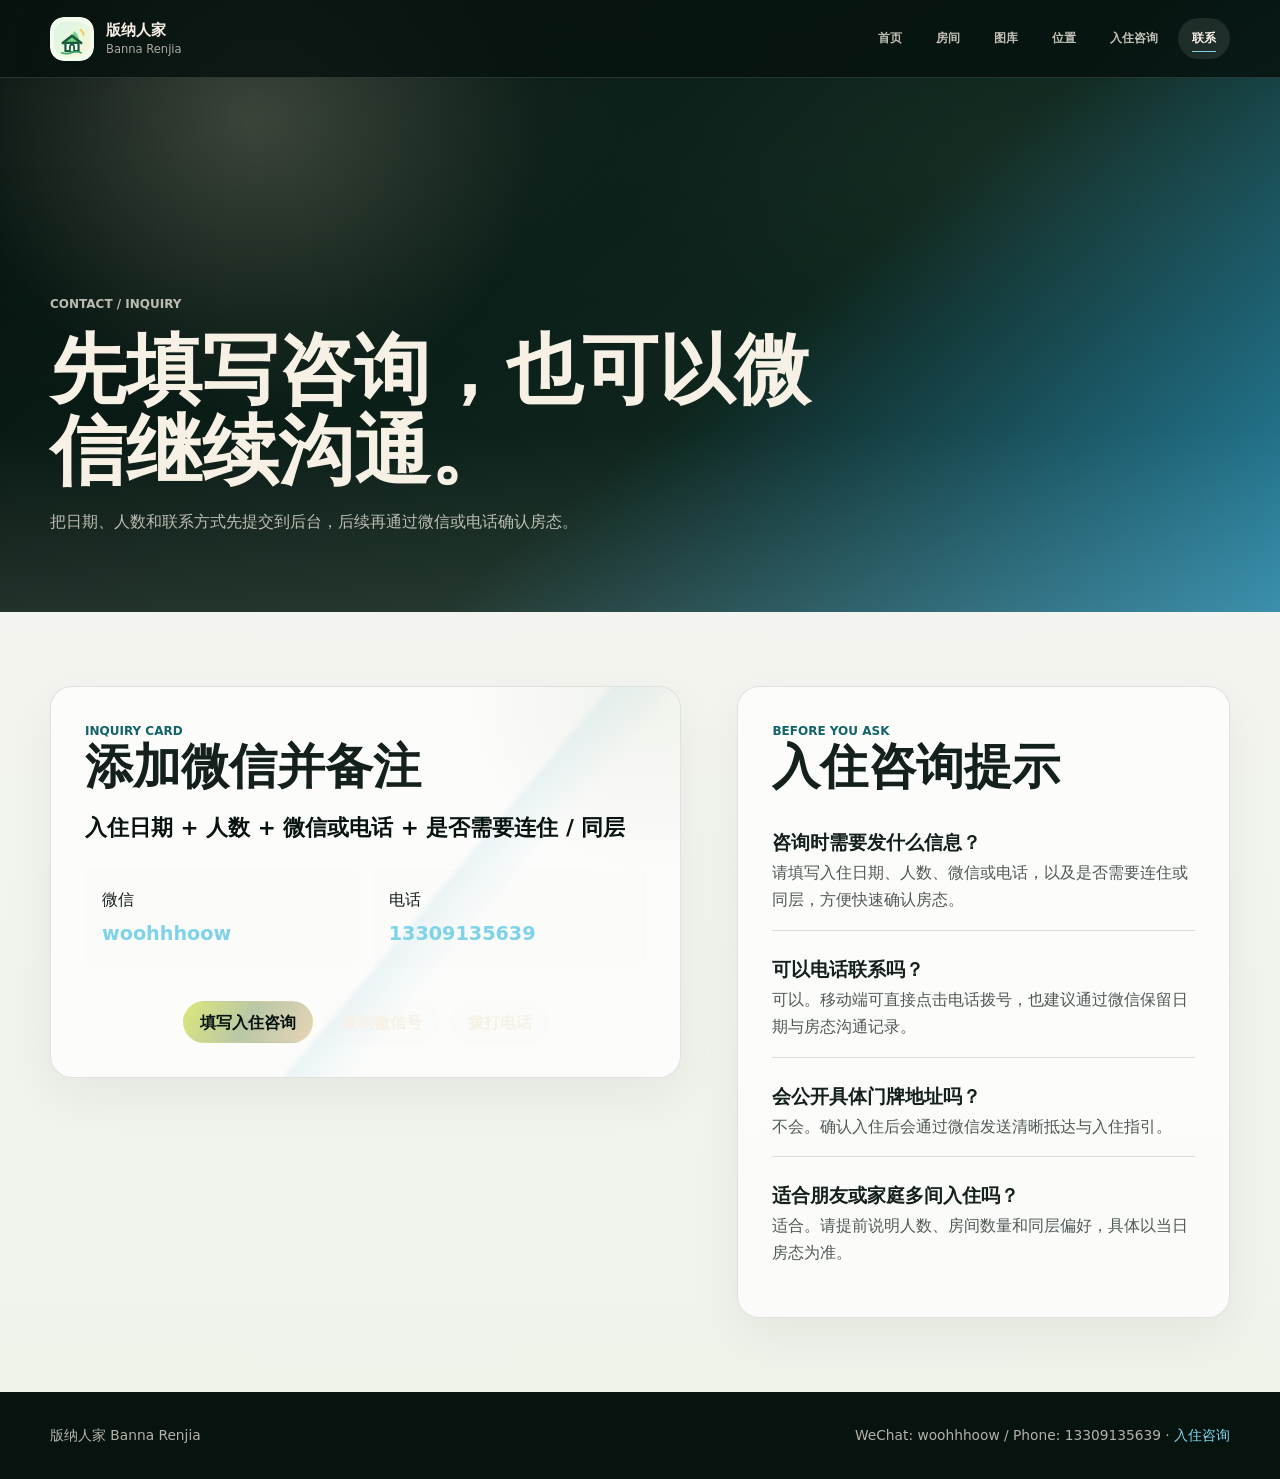
<file: contact/index.html>
<!DOCTYPE html>
<html lang="zh-CN">
  <head>
    <meta charset="UTF-8" />
    <meta name="viewport" content="width=device-width, initial-scale=1.0" />
    <title>联系 | 版纳人家 Banna Renjia</title>
    <meta name="description" content="联系版纳人家 Banna Renjia，微信 woohhhoow，电话 13309135639，请备注入住日期、人数、是否需要连住或同层。" />
    <link rel="icon" type="image/svg+xml" href="../assets/icons/brand-mark.svg" />
    <link rel="stylesheet" href="../css/base.css" />
    <link rel="stylesheet" href="../css/layout.css" />
    <link rel="stylesheet" href="../css/components.css" />
    <link rel="stylesheet" href="../css/pages.css" />
    <link rel="stylesheet" href="../css/animations.css" />
    <link rel="stylesheet" href="../css/responsive.css" />
    <script src="../js/data.js" defer></script>
    <script src="../js/main.js" defer></script>
    <script src="../js/interactions.js" defer></script>
  </head>
  <body data-page="contact" data-root="../">
    <header class="site-header" data-header>
      <a class="brand-lockup" href="../index.html" aria-label="返回版纳人家首页">
        <img class="brand-mark" src="../assets/icons/brand-mark.svg" alt="" aria-hidden="true" />
        <span>
          <strong>版纳人家</strong>
          <small>Banna Renjia</small>
        </span>
      </a>
      <button class="nav-toggle" type="button" data-nav-toggle aria-label="打开导航" aria-expanded="false">
        <span></span>
        <span></span>
      </button>
      <nav class="site-nav" aria-label="主导航">
        <a href="../index.html" data-nav-item="home">首页</a>
        <a href="../rooms/index.html" data-nav-item="rooms">房间</a>
        <a href="../gallery/index.html" data-nav-item="gallery">图库</a>
        <a href="../location/index.html" data-nav-item="location">位置</a>
        <a href="../inquiry.html" data-nav-item="inquiry">入住咨询</a>
        <a href="index.html" data-nav-item="contact">联系</a>
      </nav>
    </header>

    <main>
      <section class="page-hero contact-hero" data-hero>
        <div class="page-hero-copy reveal">
          <p class="eyebrow">Contact / Inquiry</p>
          <h1>先填写咨询，也可以微信继续沟通。</h1>
          <p>把日期、人数和联系方式先提交到后台，后续再通过微信或电话确认房态。</p>
        </div>
      </section>

      <section class="section contact-main">
        <div class="inquiry-card reveal">
          <p class="eyebrow">Inquiry Card</p>
          <h2>添加微信并备注</h2>
          <p class="prompt-line" data-inquiry-prompt></p>
          <div class="contact-grid">
            <div>
              <span>微信</span>
              <strong data-contact-wechat></strong>
            </div>
            <a href="tel:13309135639" data-contact-phone-link>
              <span>电话</span>
              <strong data-contact-phone></strong>
            </a>
          </div>
          <div class="hero-actions">
            <a class="btn btn-primary" href="../inquiry.html">填写入住咨询</a>
            <button class="btn btn-soft" type="button" data-copy-wechat>复制微信号</button>
            <a class="btn btn-soft" href="tel:13309135639" data-contact-phone-link>拨打电话</a>
          </div>
        </div>

        <div class="faq-panel reveal">
          <p class="eyebrow">Before You Ask</p>
          <h2>入住咨询提示</h2>
          <div class="faq-list" data-faq-list></div>
        </div>
      </section>
    </main>

    <button class="back-top" type="button" data-back-top aria-label="返回顶部">↑</button>
    <div class="toast" data-toast role="status" aria-live="polite"></div>

    <footer class="site-footer">
      <span>版纳人家 Banna Renjia</span>
      <span>WeChat: woohhhoow / Phone: 13309135639 · <a href="../inquiry.html">入住咨询</a></span>
    </footer>
  </body>
</html>
</file>
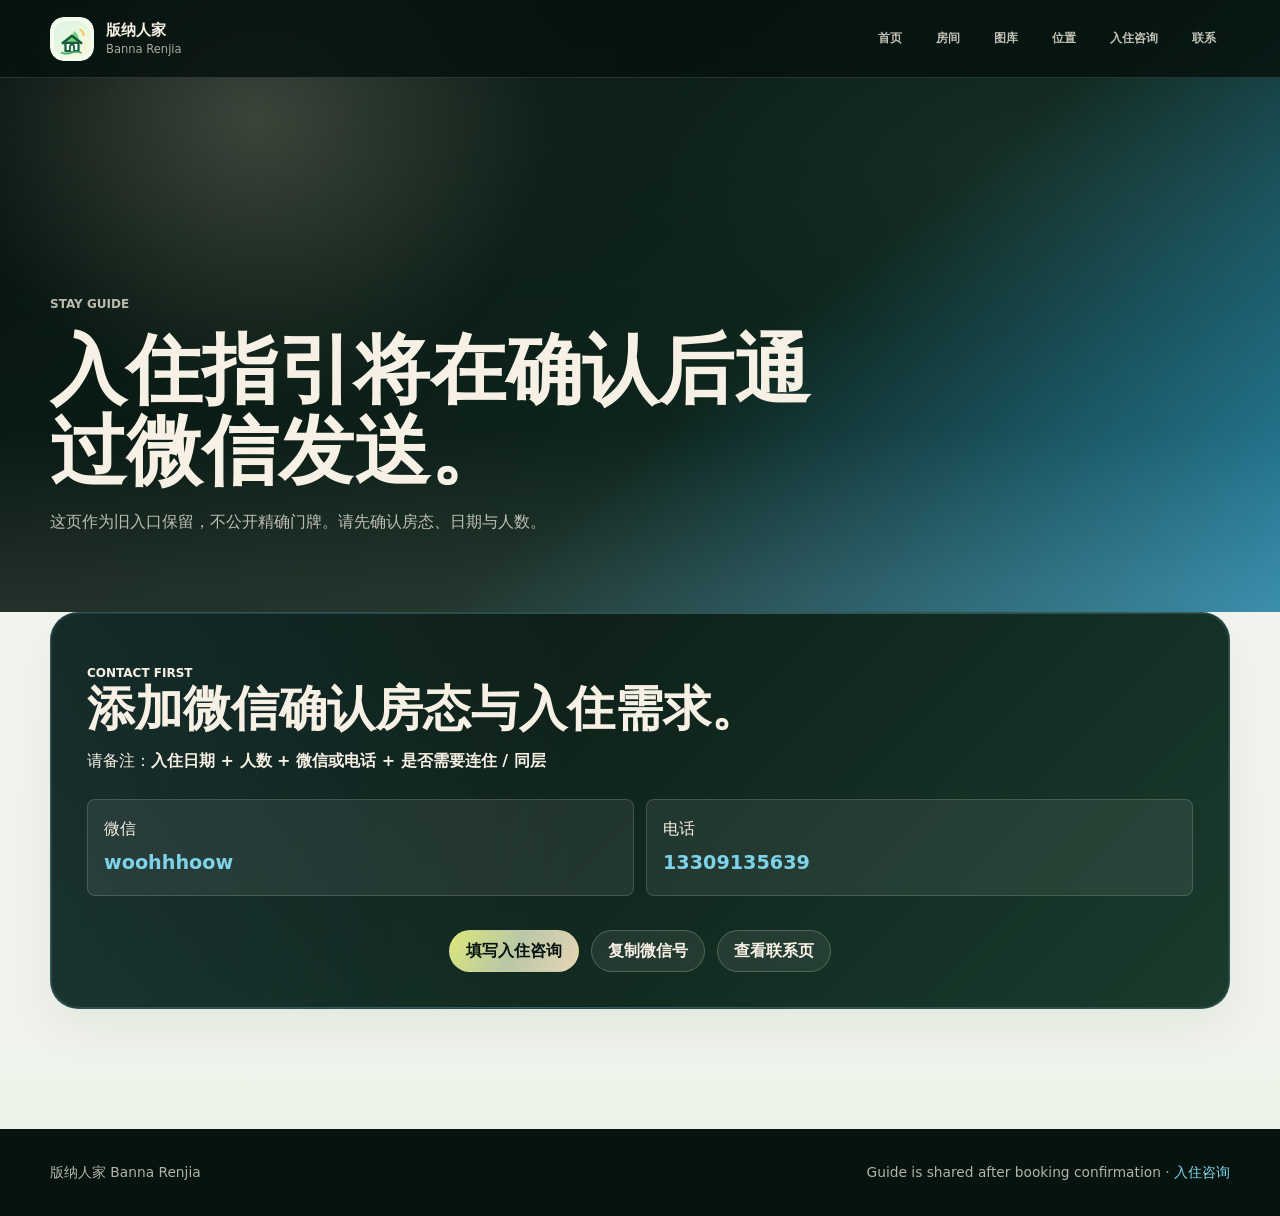
<file: guide/index.html>
<!DOCTYPE html>
<html lang="zh-CN">
  <head>
    <meta charset="UTF-8" />
    <meta name="viewport" content="width=device-width, initial-scale=1.0" />
    <title>入住指引 | 版纳人家 Banna Renjia</title>
    <meta name="description" content="版纳人家入住指引保留页。具体抵达与入住信息将在确认房态后通过微信发送。" />
    <link rel="icon" type="image/svg+xml" href="../assets/icons/brand-mark.svg" />
    <link rel="stylesheet" href="../css/base.css" />
    <link rel="stylesheet" href="../css/layout.css" />
    <link rel="stylesheet" href="../css/components.css" />
    <link rel="stylesheet" href="../css/pages.css" />
    <link rel="stylesheet" href="../css/animations.css" />
    <link rel="stylesheet" href="../css/responsive.css" />
    <script src="../js/data.js" defer></script>
    <script src="../js/main.js" defer></script>
    <script src="../js/interactions.js" defer></script>
  </head>
  <body data-page="guide" data-root="../">
    <header class="site-header" data-header>
      <a class="brand-lockup" href="../index.html" aria-label="返回版纳人家首页">
        <img class="brand-mark" src="../assets/icons/brand-mark.svg" alt="" aria-hidden="true" />
        <span>
          <strong>版纳人家</strong>
          <small>Banna Renjia</small>
        </span>
      </a>
      <button class="nav-toggle" type="button" data-nav-toggle aria-label="打开导航" aria-expanded="false">
        <span></span>
        <span></span>
      </button>
      <nav class="site-nav" aria-label="主导航">
        <a href="../index.html" data-nav-item="home">首页</a>
        <a href="../rooms/index.html" data-nav-item="rooms">房间</a>
        <a href="../gallery/index.html" data-nav-item="gallery">图库</a>
        <a href="../location/index.html" data-nav-item="location">位置</a>
        <a href="../inquiry.html" data-nav-item="inquiry">入住咨询</a>
        <a href="../contact/index.html" data-nav-item="contact">联系</a>
      </nav>
    </header>

    <main>
      <section class="page-hero contact-hero" data-hero>
        <div class="page-hero-copy reveal">
          <p class="eyebrow">Stay Guide</p>
          <h1>入住指引将在确认后通过微信发送。</h1>
          <p>这页作为旧入口保留，不公开精确门牌。请先确认房态、日期与人数。</p>
        </div>
      </section>

      <section class="booking-band">
        <div class="booking-card reveal">
          <p class="eyebrow">Contact First</p>
          <h2>添加微信确认房态与入住需求。</h2>
          <p>请备注：<strong data-inquiry-prompt></strong></p>
          <div class="contact-lines">
            <span>微信 <strong data-contact-wechat></strong></span>
            <a href="tel:13309135639" data-contact-phone-link>电话 <strong data-contact-phone></strong></a>
          </div>
          <div class="hero-actions">
            <a class="btn btn-primary" href="../inquiry.html">填写入住咨询</a>
            <button class="btn btn-soft" type="button" data-copy-wechat>复制微信号</button>
            <a class="btn btn-soft" href="../contact/index.html">查看联系页</a>
          </div>
        </div>
      </section>
    </main>

    <button class="back-top" type="button" data-back-top aria-label="返回顶部">↑</button>
    <div class="toast" data-toast role="status" aria-live="polite"></div>

    <footer class="site-footer">
      <span>版纳人家 Banna Renjia</span>
      <span>Guide is shared after booking confirmation · <a href="../inquiry.html">入住咨询</a></span>
    </footer>
  </body>
</html>
</file>
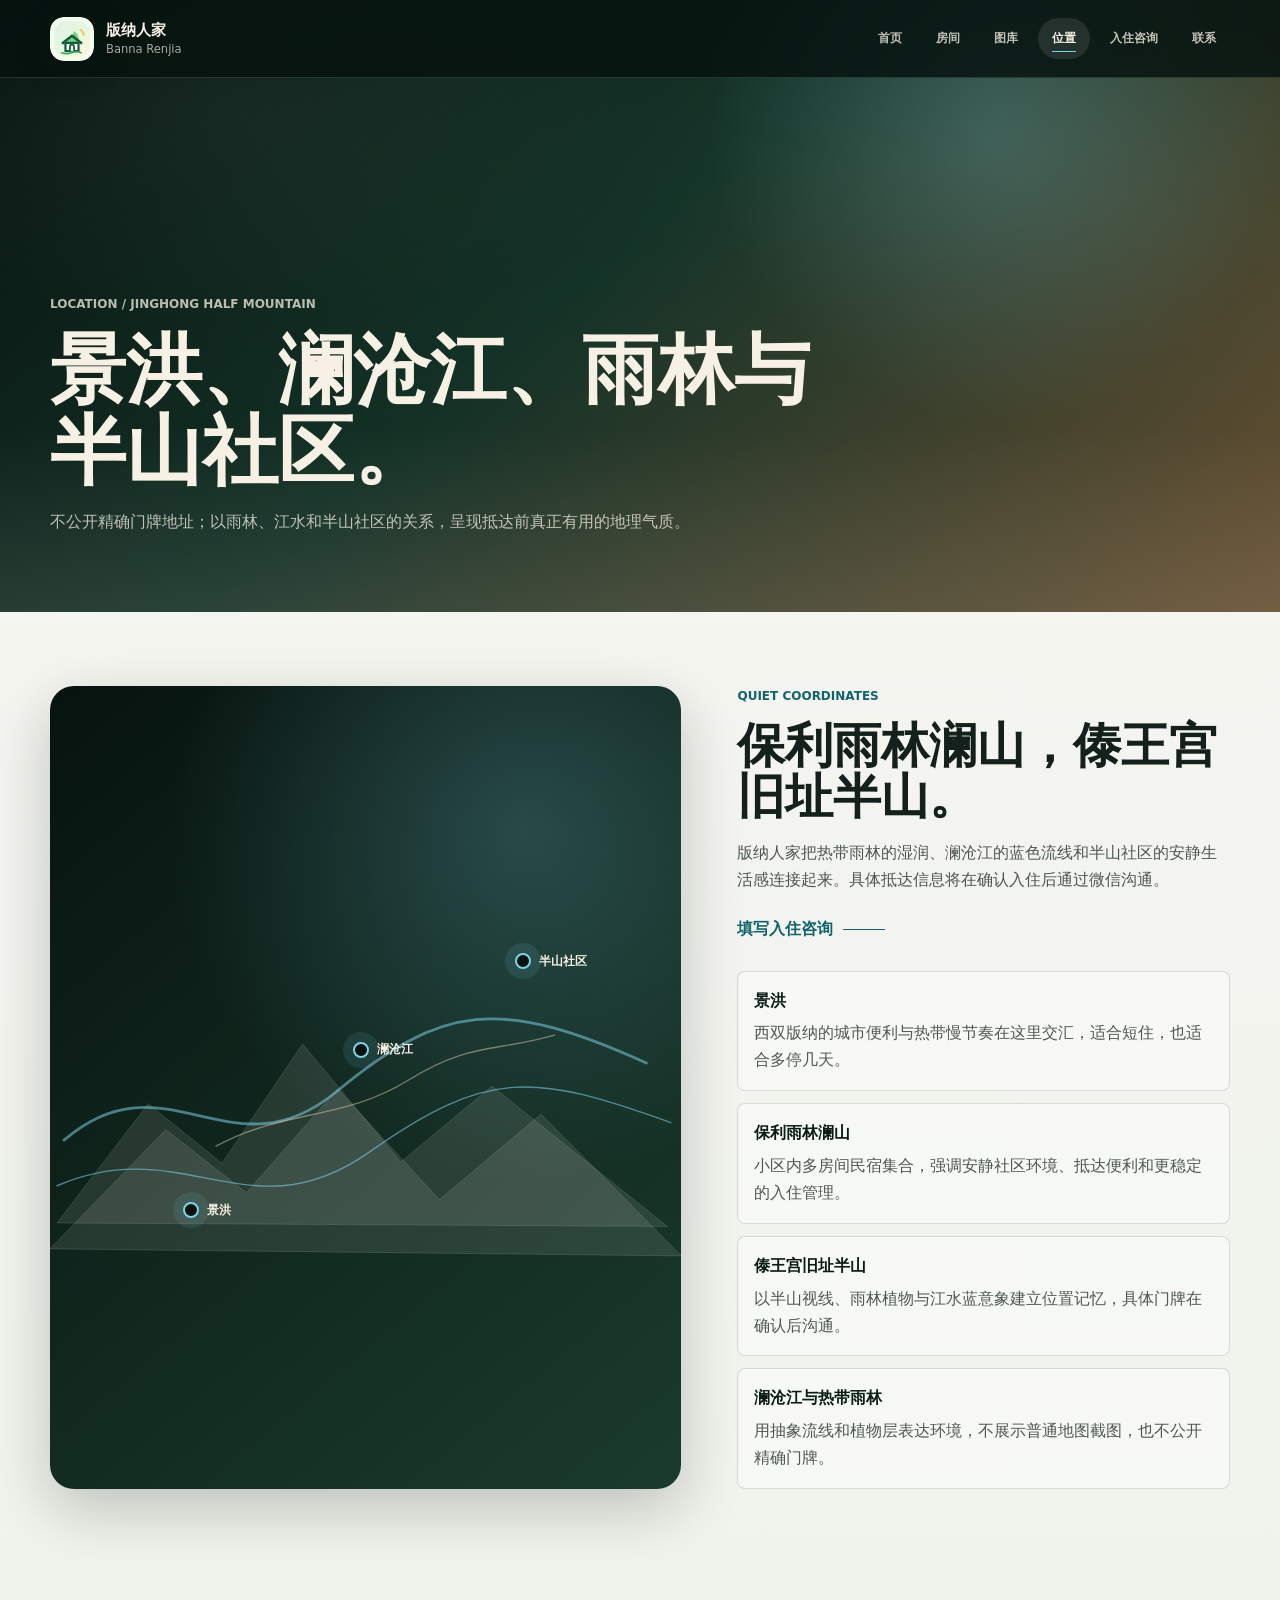
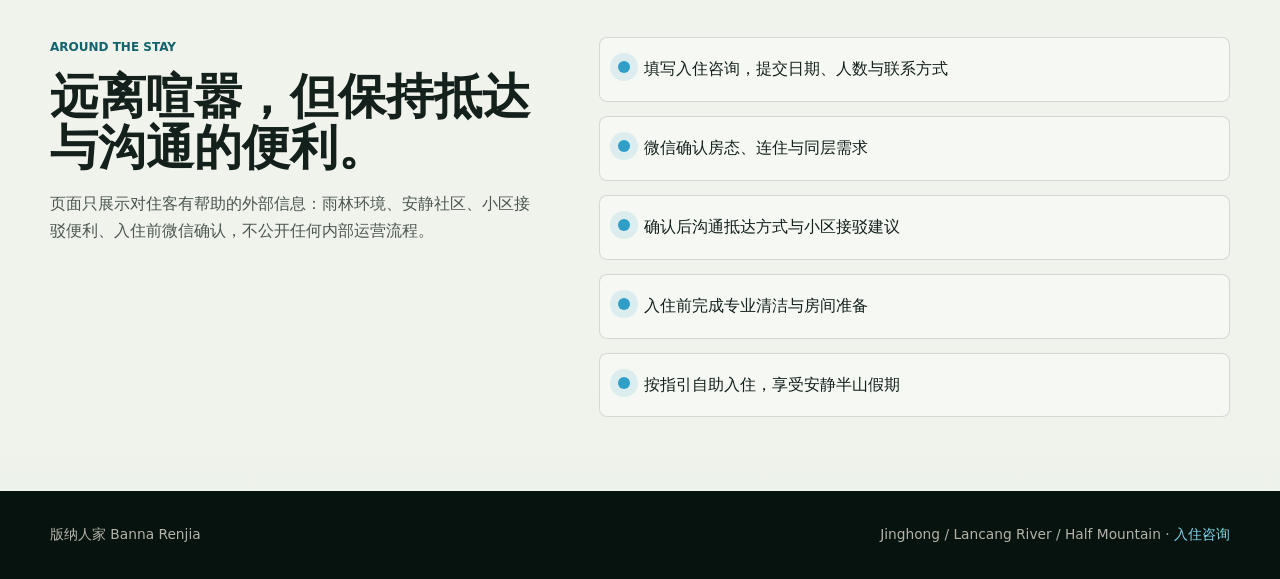
<file: location/index.html>
<!DOCTYPE html>
<html lang="zh-CN">
  <head>
    <meta charset="UTF-8" />
    <meta name="viewport" content="width=device-width, initial-scale=1.0" />
    <title>位置 | 版纳人家 Banna Renjia</title>
    <meta name="description" content="版纳人家位于云南西双版纳景洪保利雨林澜山，傣王宫旧址半山，以抽象地图表达澜沧江、雨林和半山社区环境。" />
    <link rel="icon" type="image/svg+xml" href="../assets/icons/brand-mark.svg" />
    <link rel="stylesheet" href="../css/base.css" />
    <link rel="stylesheet" href="../css/layout.css" />
    <link rel="stylesheet" href="../css/components.css" />
    <link rel="stylesheet" href="../css/pages.css" />
    <link rel="stylesheet" href="../css/animations.css" />
    <link rel="stylesheet" href="../css/responsive.css" />
    <script src="../js/data.js" defer></script>
    <script src="../js/main.js" defer></script>
    <script src="../js/interactions.js" defer></script>
  </head>
  <body data-page="location" data-root="../">
    <header class="site-header" data-header>
      <a class="brand-lockup" href="../index.html" aria-label="返回版纳人家首页">
        <img class="brand-mark" src="../assets/icons/brand-mark.svg" alt="" aria-hidden="true" />
        <span>
          <strong>版纳人家</strong>
          <small>Banna Renjia</small>
        </span>
      </a>
      <button class="nav-toggle" type="button" data-nav-toggle aria-label="打开导航" aria-expanded="false">
        <span></span>
        <span></span>
      </button>
      <nav class="site-nav" aria-label="主导航">
        <a href="../index.html" data-nav-item="home">首页</a>
        <a href="../rooms/index.html" data-nav-item="rooms">房间</a>
        <a href="../gallery/index.html" data-nav-item="gallery">图库</a>
        <a href="index.html" data-nav-item="location">位置</a>
        <a href="../inquiry.html" data-nav-item="inquiry">入住咨询</a>
        <a href="../contact/index.html" data-nav-item="contact">联系</a>
      </nav>
    </header>

    <main>
      <section class="page-hero location-hero" data-hero>
        <div class="page-hero-copy reveal">
          <p class="eyebrow">Location / Jinghong Half Mountain</p>
          <h1>景洪、澜沧江、雨林与半山社区。</h1>
          <p>不公开精确门牌地址；以雨林、江水和半山社区的关系，呈现抵达前真正有用的地理气质。</p>
        </div>
      </section>

      <section class="section location-main">
        <div class="location-visual reveal" aria-hidden="true">
          <svg viewBox="0 0 900 560">
            <path class="terrain terrain-back" d="M10 445 L140 275 L245 360 L360 190 L500 358 L630 250 L880 450 Z" />
            <path class="terrain terrain-front" d="M0 510 L165 340 L280 430 L410 282 L555 440 L700 318 L900 520 Z" />
            <path class="water-line" d="M20 355 C165 230 258 410 408 286 S640 150 850 245" />
            <path class="water-line soft" d="M10 420 C190 342 285 492 455 372 S690 260 885 330" />
            <path class="route-line" d="M236 364 C330 312 420 326 510 270 S635 230 720 205" />
          </svg>
          <span class="map-dot dot-city">景洪</span>
          <span class="map-dot dot-river">澜沧江</span>
          <span class="map-dot dot-stay">半山社区</span>
        </div>
        <div class="location-details reveal">
          <p class="eyebrow">Quiet Coordinates</p>
          <h2>保利雨林澜山，傣王宫旧址半山。</h2>
          <p>版纳人家把热带雨林的湿润、澜沧江的蓝色流线和半山社区的安静生活感连接起来。具体抵达信息将在确认入住后通过微信沟通。</p>
          <a class="text-link" href="../inquiry.html">填写入住咨询</a>
          <div class="location-list" data-location-points></div>
        </div>
      </section>

      <section class="section river-preview inverted">
        <div class="preview-copy reveal">
          <p class="eyebrow">Around The Stay</p>
          <h2>远离喧嚣，但保持抵达与沟通的便利。</h2>
          <p>页面只展示对住客有帮助的外部信息：雨林环境、安静社区、小区接驳便利、入住前微信确认，不公开任何内部运营流程。</p>
        </div>
        <div class="mini-timeline reveal" data-location-timeline></div>
      </section>
    </main>

    <button class="back-top" type="button" data-back-top aria-label="返回顶部">↑</button>
    <div class="toast" data-toast role="status" aria-live="polite"></div>

    <footer class="site-footer">
      <span>版纳人家 Banna Renjia</span>
      <span>Jinghong / Lancang River / Half Mountain · <a href="../inquiry.html">入住咨询</a></span>
    </footer>
  </body>
</html>
</file>
<file: css/base.css>
:root {
  --forest-950: #07130f;
  --forest-900: #0a1c16;
  --forest-820: #102920;
  --forest-720: #1a3b2d;
  --moss-600: #5f7b55;
  --moss-300: #b9c7a6;
  --mist-100: #eef3e8;
  --rice-50: #f7f1e5;
  --sand-120: #e7d5b5;
  --wood-500: #7a5d3a;
  --river-500: #2f9fc8;
  --river-300: #7fd3e9;
  --peacock-700: #12636c;
  --ink: #13201b;
  --muted: #6c766f;
  --line: rgba(238, 243, 232, 0.18);
  --line-dark: rgba(19, 32, 27, 0.14);
  --shadow-soft: 0 20px 60px rgba(7, 19, 15, 0.22);
  --radius: 8px;
  --content: 1180px;
  --header-height: 78px;
}

* {
  box-sizing: border-box;
}

html {
  min-width: 320px;
  scroll-behavior: smooth;
}

body {
  margin: 0;
  color: var(--ink);
  background:
    radial-gradient(circle at 12% 8%, rgba(47, 159, 200, 0.08), transparent 28rem),
    linear-gradient(180deg, #f8f8f3, #f3f4ef 42%, #eef3ea 100%);
  font-family:
    "Inter", "PingFang SC", "Microsoft YaHei", "Noto Sans SC", system-ui,
    -apple-system, BlinkMacSystemFont, sans-serif;
  line-height: 1.68;
  overflow-x: hidden;
}

body.nav-open,
body.lightbox-open,
body.modal-open {
  overflow: hidden;
}

img,
svg {
  display: block;
  max-width: 100%;
}

a {
  color: inherit;
  text-decoration: none;
}

button,
input,
textarea,
select {
  font: inherit;
}

button {
  cursor: pointer;
}

[hidden] {
  display: none !important;
}

h1,
h2,
h3,
p {
  margin: 0;
}

h1,
h2,
h3 {
  font-family:
    "Inter", "PingFang SC", "Microsoft YaHei", "Noto Sans SC", system-ui,
    -apple-system, BlinkMacSystemFont, sans-serif;
  line-height: 1.06;
  font-weight: 760;
  letter-spacing: 0;
}

h1 {
  font-size: 4.75rem;
}

h2 {
  font-size: 3rem;
}

h3 {
  font-size: 1.55rem;
}

p {
  color: rgba(19, 32, 27, 0.74);
}

strong {
  font-weight: 700;
}

::selection {
  color: var(--rice-50);
  background: var(--peacock-700);
}

.eyebrow {
  color: var(--peacock-700);
  font-size: 0.75rem;
  font-weight: 700;
  letter-spacing: 0;
  text-transform: uppercase;
}

.section {
  position: relative;
  width: min(var(--content), calc(100% - 48px));
  margin: 0 auto;
  padding: 74px 0;
}

.section-heading {
  max-width: 780px;
  margin-bottom: 44px;
}

.section-heading h2 {
  margin-top: 14px;
}

.section-heading p:not(.eyebrow) {
  max-width: 660px;
  margin-top: 18px;
}

.section-action {
  display: flex;
  justify-content: center;
  margin-top: 34px;
}

.text-link {
  display: inline-flex;
  align-items: center;
  gap: 10px;
  margin-top: 22px;
  color: var(--peacock-700);
  font-weight: 700;
}

.text-link::after {
  content: "";
  width: 42px;
  height: 1px;
  background: currentColor;
  transform-origin: left center;
  transition: transform 180ms ease;
}

.text-link:hover::after {
  transform: scaleX(1.4);
}

.sr-only {
  position: absolute;
  width: 1px;
  height: 1px;
  padding: 0;
  margin: -1px;
  overflow: hidden;
  clip: rect(0, 0, 0, 0);
  white-space: nowrap;
  border: 0;
}
</file>
<file: css/layout.css>
.site-header {
  position: fixed;
  top: 0;
  left: 0;
  z-index: 50;
  display: flex;
  align-items: center;
  justify-content: space-between;
  width: 100%;
  height: var(--header-height);
  padding: 0 max(24px, calc((100vw - var(--content)) / 2));
  color: var(--rice-50);
  background: linear-gradient(180deg, rgba(7, 19, 15, 0.72), rgba(7, 19, 15, 0));
  border-bottom: 1px solid transparent;
  transition:
    background 220ms ease,
    border-color 220ms ease,
    backdrop-filter 220ms ease,
    transform 220ms ease,
    width 220ms ease;
}

body[data-page="home"] .site-header {
  top: 36px;
  right: auto;
  left: 50%;
  width: min(1452px, calc(100% - 84px));
  height: 58px;
  padding: 0 18px;
  border: 1px solid rgba(247, 241, 229, 0.18);
  border-radius: 999px;
  background: rgba(7, 19, 15, 0.28);
  backdrop-filter: blur(16px);
  transform: translateX(-50%);
}

.site-header.scrolled,
body:not([data-page="home"]) .site-header {
  background: rgba(7, 19, 15, 0.84);
  border-color: rgba(238, 243, 232, 0.14);
  backdrop-filter: blur(18px);
}

body[data-page="home"] .site-header.scrolled {
  transform: translate(-50%, -12px);
  background: rgba(7, 19, 15, 0.78);
}

.brand-lockup {
  display: inline-flex;
  align-items: center;
  gap: 12px;
  min-width: 0;
}

.brand-mark {
  display: block;
  width: 44px;
  height: 44px;
  padding: 0;
  border-radius: 14px;
  background: transparent;
  object-fit: contain;
  filter: drop-shadow(0 6px 16px rgba(7, 19, 15, 0.18));
}

.brand-lockup strong,
.brand-lockup small {
  display: block;
  line-height: 1.1;
}

.brand-lockup strong {
  font-size: 0.95rem;
}

.brand-lockup small {
  margin-top: 4px;
  color: rgba(247, 241, 229, 0.68);
  font-size: 0.72rem;
}

.site-nav {
  display: inline-flex;
  align-items: center;
  gap: 6px;
}

.site-nav a {
  position: relative;
  padding: 10px 14px;
  color: rgba(247, 241, 229, 0.78);
  font-size: 0.78rem;
  font-weight: 760;
  border-radius: 999px;
  transition:
    color 180ms ease,
    background 180ms ease;
}

.site-nav a:hover,
.site-nav a.active {
  color: var(--rice-50);
  background: rgba(238, 243, 232, 0.1);
}

.site-nav a.active::after {
  content: "";
  position: absolute;
  right: 14px;
  bottom: 7px;
  left: 14px;
  height: 1px;
  background: var(--river-300);
}

.simple-nav a::after {
  display: none;
}

.nav-toggle {
  display: none;
  width: 44px;
  height: 44px;
  padding: 0;
  border: 1px solid rgba(238, 243, 232, 0.24);
  border-radius: 50%;
  color: var(--rice-50);
  background: rgba(238, 243, 232, 0.08);
}

.nav-toggle span {
  display: block;
  width: 18px;
  height: 1px;
  margin: 6px auto;
  background: currentColor;
  transition:
    transform 180ms ease,
    opacity 180ms ease;
}

.nav-toggle[aria-expanded="true"] span:first-child {
  transform: translateY(3.5px) rotate(42deg);
}

.nav-toggle[aria-expanded="true"] span:last-child {
  transform: translateY(-3.5px) rotate(-42deg);
}

.jungle-hero,
.page-hero {
  position: relative;
  display: grid;
  min-height: 100svh;
  overflow: hidden;
  color: var(--rice-50);
  background:
    radial-gradient(circle at 72% 28%, rgba(127, 211, 233, 0.22), transparent 18rem),
    radial-gradient(circle at 16% 20%, rgba(185, 199, 166, 0.18), transparent 22rem),
    linear-gradient(140deg, #07130f 0%, #10251d 45%, #14382d 100%);
}

.jungle-hero {
  grid-template-columns: minmax(0, 1.15fr) minmax(300px, 0.68fr);
  align-items: end;
  gap: 42px;
  padding: 150px max(24px, calc((100vw - var(--content)) / 2)) 76px;
}

.rainforest-hero {
  width: min(1500px, calc(100% - 48px));
  min-height: calc(100svh - 48px);
  margin: 24px auto 0;
  grid-template-columns: 1fr;
  place-items: center;
  gap: 0;
  padding: 132px clamp(22px, 6vw, 72px) 58px;
  border-radius: 32px;
  isolation: isolate;
  background:
    linear-gradient(145deg, #020704 0%, #051009 34%, #0a2214 64%, #113620 100%);
  text-align: center;
  box-shadow: 0 28px 90px rgba(7, 19, 15, 0.18);
}

.jungle-hero::before,
.page-hero::before {
  content: "";
  position: absolute;
  inset: 0;
  pointer-events: none;
  opacity: 0.32;
  background:
    radial-gradient(ellipse at 18% 18%, rgba(238, 243, 232, 0.14), transparent 28rem),
    radial-gradient(ellipse at 78% 26%, rgba(185, 199, 166, 0.12), transparent 24rem),
    linear-gradient(180deg, rgba(2, 7, 4, 0.1), rgba(2, 7, 4, 0.54));
}

.rainforest-hero::before {
  content: "";
  position: absolute;
  inset: -18px;
  z-index: 0;
  pointer-events: none;
  opacity: 1;
  background:
    linear-gradient(180deg, rgba(7, 19, 15, 0.18), rgba(7, 19, 15, 0.64)),
    radial-gradient(circle at 50% 18%, rgba(247, 241, 229, 0.14), transparent 18rem),
    url("https://images.unsplash.com/photo-1524634126442-357e0eac3c14?auto=format&fit=crop&w=1800&q=72") center / cover;
  transform: translate3d(calc(var(--mx, 0) * -8px), calc(var(--my, 0) * -6px), 0) scale(1.035);
  transition: transform 600ms ease;
  mask-image: none;
}

.rainforest-hero:hover::before {
  transform: translate3d(calc(var(--mx, 0) * -10px), calc(var(--my, 0) * -8px), 0) scale(1.055);
}

.jungle-hero::after,
.page-hero::after {
  content: "";
  position: absolute;
  inset: auto 0 0;
  height: 30%;
  background: linear-gradient(180deg, transparent, rgba(247, 241, 229, 0.1));
  pointer-events: none;
}

.rainforest-hero::after {
  z-index: 3;
  height: 42%;
  background: linear-gradient(180deg, transparent, rgba(7, 19, 15, 0.34) 48%, rgba(7, 19, 15, 0.22));
}

.hero-copy,
.hero-stay-card,
.page-hero-copy,
.page-hero-panel {
  position: relative;
  z-index: 4;
}

.hero-copy {
  max-width: 920px;
  justify-self: center;
}

.hero-copy h1 {
  margin: 18px auto 0;
  max-width: 920px;
  color: #fffdf6;
  font-size: clamp(4.25rem, 9vw, 8.25rem);
  font-weight: 850;
  line-height: 0.92;
  text-shadow: 0 16px 42px rgba(0, 0, 0, 0.42);
}

.hero-copy h1 span {
  display: block;
}

.hero-subtitle {
  max-width: 680px;
  margin: 22px auto 0;
  color: rgba(247, 241, 229, 0.82);
  font-size: 1.06rem;
}

.hero-meta {
  justify-content: center;
  display: flex;
  flex-wrap: wrap;
  gap: 10px;
  margin-top: 28px;
}

.hero-meta span {
  padding: 8px 12px;
  color: rgba(247, 241, 229, 0.82);
  border: 1px solid rgba(238, 243, 232, 0.18);
  border-radius: 999px;
  background: rgba(238, 243, 232, 0.07);
  font-size: 0.86rem;
}

.hero-actions {
  justify-content: center;
  display: flex;
  flex-wrap: wrap;
  gap: 12px;
  margin-top: 34px;
}

.hero-stay-card,
.page-hero-panel {
  align-self: center;
  padding: 26px;
  border: 1px solid rgba(238, 243, 232, 0.18);
  border-radius: var(--radius);
  background: rgba(7, 19, 15, 0.36);
  box-shadow: var(--shadow-soft);
  backdrop-filter: blur(18px);
}

.rainforest-hero .hero-stay-card {
  position: relative;
  display: grid;
  grid-template-columns: auto minmax(0, 1fr);
  gap: 16px;
  width: min(780px, 100%);
  margin: 26px auto 0;
  padding: 18px clamp(18px, 3vw, 28px);
  overflow: hidden;
  text-align: left;
  border: 0;
  border-radius: 34px 68px 34px 52px;
  background:
    radial-gradient(ellipse at 14% 18%, rgba(255, 255, 248, 0.52), transparent 42%),
    radial-gradient(ellipse at 88% 84%, rgba(185, 199, 166, 0.3), transparent 48%),
    linear-gradient(135deg, rgba(247, 250, 241, 0.46), rgba(218, 232, 218, 0.2));
  box-shadow:
    inset 0 1px 0 rgba(255, 255, 255, 0.66),
    inset 12px 14px 34px rgba(255, 255, 255, 0.14),
    inset -18px -18px 42px rgba(7, 19, 15, 0.16),
    0 24px 76px rgba(7, 19, 15, 0.18);
  backdrop-filter: blur(22px) saturate(1.16);
}

.rainforest-hero .hero-stay-card::before {
  content: "";
  position: absolute;
  inset: 10px 18px auto auto;
  width: 46%;
  height: 62%;
  pointer-events: none;
  border-radius: 999px 40% 999px 42%;
  background: linear-gradient(135deg, rgba(255, 255, 248, 0.28), transparent);
  opacity: 0.72;
  transform: rotate(-10deg);
}

.rainforest-hero .hero-stay-card > * {
  position: relative;
  z-index: 1;
}

.hero-stay-card h2 {
  margin: 0 0 8px;
  color: rgba(15, 37, 29, 0.94);
  font-size: clamp(1.08rem, 1.8vw, 1.45rem);
  line-height: 1.18;
}

.hero-stay-card p,
.page-hero p,
.hero-stay-card small {
  color: rgba(247, 241, 229, 0.74);
}

.rainforest-hero .hero-stay-card p,
.rainforest-hero .hero-stay-card small {
  color: rgba(15, 37, 29, 0.72);
}

.hero-stay-card .text-link,
.page-hero-panel .text-link {
  color: var(--river-300);
}

.card-index {
  color: var(--river-300);
  font-size: 0.75rem;
  font-weight: 700;
}

.rainforest-hero .card-index {
  color: rgba(18, 99, 108, 0.9);
}

.page-hero {
  min-height: 68svh;
  align-items: end;
  padding: 150px max(24px, calc((100vw - var(--content)) / 2)) 76px;
}

.page-hero-copy {
  max-width: 760px;
}

.page-hero-copy h1 {
  margin: 16px 0 18px;
}

.page-hero-panel {
  position: absolute;
  right: max(24px, calc((100vw - var(--content)) / 2));
  bottom: 76px;
  width: min(330px, calc(100% - 48px));
}

.page-hero-panel span,
.page-hero-panel small,
.page-hero-panel strong {
  display: block;
}

.page-hero-panel strong {
  margin: 8px 0;
  color: var(--river-300);
  font-size: 2rem;
  line-height: 1.1;
}

.split-section {
  display: grid;
  grid-template-columns: minmax(0, 0.9fr) minmax(0, 1fr);
  gap: 72px;
  align-items: start;
}

.split-copy {
  padding-top: 42px;
}

.text-chips {
  display: flex;
  flex-wrap: wrap;
  gap: 10px;
  margin-top: 24px;
}

.overview-facts {
  display: grid;
  gap: 0;
  margin-top: 28px;
  overflow: hidden;
  border: 1px solid rgba(19, 32, 27, 0.11);
  border-radius: 22px;
  background: rgba(255, 255, 255, 0.68);
}

.overview-facts div {
  display: grid;
  grid-template-columns: 0.55fr 1fr;
  gap: 18px;
  padding: 16px 18px;
  border-bottom: 1px solid rgba(19, 32, 27, 0.1);
}

.overview-facts div:last-child {
  border-bottom: 0;
}

.overview-facts span {
  color: var(--muted);
  font-size: 0.78rem;
}

.overview-facts strong {
  color: var(--forest-900);
  text-align: right;
}

.text-chips span {
  padding: 8px 12px;
  border: 1px solid var(--line-dark);
  border-radius: 999px;
  background: rgba(255, 255, 255, 0.36);
  color: var(--forest-720);
  font-size: 0.84rem;
}

.river-preview,
.location-main,
.contact-main {
  display: grid;
  grid-template-columns: minmax(0, 1fr) minmax(320px, 0.78fr);
  gap: 56px;
  align-items: center;
}

.preview-copy h2,
.location-details h2 {
  margin: 14px 0 18px;
}

.site-footer {
  display: flex;
  justify-content: space-between;
  gap: 24px;
  padding: 32px max(24px, calc((100vw - var(--content)) / 2));
  color: rgba(247, 241, 229, 0.72);
  background: var(--forest-950);
  font-size: 0.86rem;
}
</file>
<file: css/components.css>
.btn {
  position: relative;
  display: inline-flex;
  align-items: center;
  justify-content: center;
  min-height: 42px;
  padding: 10px 16px;
  overflow: hidden;
  border: 1px solid transparent;
  border-radius: 999px;
  font-weight: 700;
  line-height: 1.1;
  transition:
    transform 180ms ease,
    box-shadow 180ms ease,
    background 180ms ease,
    border-color 180ms ease;
}

.btn:hover {
  transform: translateY(-2px);
}

.btn:active {
  transform: translateY(0) scale(0.98);
}

.btn-primary {
  color: var(--forest-950);
  background: linear-gradient(120deg, #dce879, var(--moss-300), var(--sand-120));
  box-shadow: 0 0 0 rgba(127, 211, 233, 0);
}

.btn-primary:hover {
  box-shadow: 0 0 28px rgba(127, 211, 233, 0.28);
}

.btn-soft {
  color: var(--rice-50);
  border-color: rgba(238, 243, 232, 0.22);
  background: rgba(238, 243, 232, 0.08);
}

.btn-soft:hover {
  border-color: rgba(127, 211, 233, 0.48);
  box-shadow: 0 0 24px rgba(127, 211, 233, 0.14);
}

.btn-glass {
  color: var(--rice-50);
  border-color: rgba(127, 211, 233, 0.34);
  background:
    linear-gradient(135deg, rgba(127, 211, 233, 0.18), rgba(238, 243, 232, 0.08)),
    rgba(7, 19, 15, 0.24);
  box-shadow: inset 0 1px 0 rgba(255, 255, 255, 0.08);
  backdrop-filter: blur(12px);
}

.btn-glass:hover {
  border-color: rgba(127, 211, 233, 0.68);
  background:
    linear-gradient(135deg, rgba(127, 211, 233, 0.26), rgba(238, 243, 232, 0.12)),
    rgba(7, 19, 15, 0.3);
  box-shadow: 0 18px 36px rgba(7, 19, 15, 0.22);
}

.room-feature-grid,
.room-list,
.experience-grid {
  display: grid;
  grid-template-columns: repeat(3, minmax(0, 1fr));
  gap: 16px;
}

.room-card,
.experience-card,
.location-card,
.booking-card,
.inquiry-card,
.faq-panel {
  position: relative;
  overflow: hidden;
  border: 1px solid rgba(19, 32, 27, 0.12);
  border-radius: 22px;
  background: rgba(255, 255, 255, 0.74);
  box-shadow: 0 18px 50px rgba(19, 32, 27, 0.055);
}

.room-card {
  display: grid;
  min-height: 100%;
  transition:
    transform 220ms ease,
    box-shadow 220ms ease,
    border-color 220ms ease;
}

.room-card:hover,
.experience-card:hover,
.location-card:hover,
.inquiry-card:hover {
  transform: translateY(-6px);
  border-color: rgba(47, 159, 200, 0.28);
  box-shadow: 0 28px 70px rgba(7, 19, 15, 0.14);
}

.visual-placeholder,
.media-image {
  position: relative;
  display: grid;
  min-height: 250px;
  aspect-ratio: 1.06 / 1;
  overflow: hidden;
  isolation: isolate;
  background:
    radial-gradient(circle at 70% 20%, rgba(127, 211, 233, 0.28), transparent 24%),
    linear-gradient(135deg, #0b2119, #22513d 54%, #e1c691);
}

.visual-placeholder::before {
  content: "";
  position: absolute;
  inset: 0;
  background:
    radial-gradient(ellipse at 18% 20%, rgba(185, 199, 166, 0.28), transparent 28%),
    linear-gradient(118deg, transparent 22%, rgba(127, 211, 233, 0.28) 23%, transparent 30%),
    repeating-linear-gradient(95deg, rgba(247, 241, 229, 0.08) 0 1px, transparent 1px 18px);
  mix-blend-mode: screen;
}

.visual-placeholder::after {
  content: "";
  position: absolute;
  inset: auto -10% -16% -10%;
  height: 52%;
  background:
    radial-gradient(ellipse at 20% 80%, rgba(7, 19, 15, 0.88), transparent 55%),
    radial-gradient(ellipse at 44% 80%, rgba(10, 28, 22, 0.86), transparent 50%),
    radial-gradient(ellipse at 72% 78%, rgba(18, 99, 108, 0.62), transparent 55%);
}

.visual-placeholder[data-visual="river"] {
  background:
    linear-gradient(110deg, #0b1b19, #15433d 48%, #2f9fc8 49% 52%, #e7d5b5 100%);
}

.visual-placeholder[data-visual="mountain"] {
  background:
    linear-gradient(135deg, #07130f, #1a3b2d 52%, #7a5d3a 100%);
}

.visual-placeholder[data-visual="family"] {
  background:
    radial-gradient(circle at 20% 15%, rgba(231, 213, 181, 0.32), transparent 26%),
    linear-gradient(135deg, #0a1c16, #5f7b55 54%, #12636c);
}

.visual-placeholder[data-visual="mist"] {
  background:
    radial-gradient(circle at 78% 24%, rgba(238, 243, 232, 0.34), transparent 22%),
    linear-gradient(135deg, #0d211a, #35513f 54%, #b9c7a6);
}

.visual-placeholder span {
  position: absolute;
  right: 18px;
  bottom: 16px;
  z-index: 2;
  color: rgba(247, 241, 229, 0.84);
  font-size: 0.78rem;
  font-weight: 700;
}

.media-image img {
  width: 100%;
  height: 100%;
  object-fit: cover;
  transition: transform 500ms ease;
}

.room-card:hover .media-image img,
.room-card:hover .visual-placeholder,
.gallery-piece:hover .media-image img,
.gallery-piece:hover .visual-placeholder {
  transform: scale(1.04);
}

.room-card-body,
.experience-card,
.location-card,
.booking-card,
.inquiry-card,
.faq-panel {
  padding: 22px;
}

.room-card-body {
  display: grid;
  gap: 16px;
}

.room-card h3 {
  font-size: 1.35rem;
}

.room-number {
  color: var(--peacock-700);
  font-size: 0.78rem;
  font-weight: 700;
}

.room-meta {
  display: grid;
  grid-template-columns: repeat(3, minmax(0, 1fr));
  gap: 8px;
}

.room-meta div {
  padding: 10px;
  border: 1px solid var(--line-dark);
  border-radius: var(--radius);
  background: rgba(238, 243, 232, 0.58);
}

.room-meta dt {
  color: var(--muted);
  font-size: 0.72rem;
}

.room-meta dd {
  margin: 3px 0 0;
  color: var(--forest-900);
  font-size: 0.82rem;
  font-weight: 700;
}

.tag-row {
  display: flex;
  flex-wrap: wrap;
  gap: 8px;
}

.tag-row span {
  padding: 6px 10px;
  color: var(--forest-720);
  border: 1px solid rgba(95, 123, 85, 0.28);
  border-radius: 999px;
  background: rgba(185, 199, 166, 0.18);
  font-size: 0.75rem;
}

.room-card-actions {
  display: flex;
  justify-content: space-between;
  gap: 12px;
  align-items: center;
}

.link-button {
  padding: 0;
  color: var(--peacock-700);
  border: 0;
  background: transparent;
  font-weight: 800;
}

.experience-card {
  min-height: 190px;
}

.line-icon {
  display: grid;
  width: 48px;
  height: 48px;
  place-items: center;
  margin-bottom: 22px;
  color: var(--river-500);
  border: 1px solid rgba(47, 159, 200, 0.28);
  border-radius: 50%;
  background: rgba(47, 159, 200, 0.08);
}

.line-icon svg {
  width: 24px;
  height: 24px;
}

.experience-card h3 {
  margin-bottom: 10px;
}

.abstract-map,
.location-visual {
  position: relative;
  min-height: 440px;
  overflow: hidden;
  border-radius: 24px;
  background:
    radial-gradient(circle at 75% 18%, rgba(127, 211, 233, 0.22), transparent 22rem),
    linear-gradient(140deg, var(--forest-950), var(--forest-720));
  box-shadow: var(--shadow-soft);
}

.abstract-map svg,
.location-visual svg {
  position: absolute;
  inset: 0;
  width: 100%;
  height: 100%;
}

.map-water,
.water-line {
  fill: none;
  stroke: var(--river-300);
  stroke-width: 4;
  stroke-linecap: round;
  opacity: 0.52;
}

.water-line.soft {
  stroke-width: 2;
  opacity: 0.56;
}

.map-route,
.route-line {
  fill: none;
  stroke: var(--sand-120);
  stroke-width: 2;
  opacity: 0.46;
}

.location-photo-card {
  position: relative;
  min-height: 440px;
  margin: 0;
  overflow: hidden;
  border-radius: 28px;
  background: var(--forest-900);
  box-shadow: var(--shadow-soft);
}

.location-photo-card img {
  width: 100%;
  height: 100%;
  min-height: inherit;
  object-fit: cover;
  transform: scale(1.02);
  transition: transform 500ms ease;
}

.location-photo-card:hover img {
  transform: scale(1.06);
}

.location-photo-card::after {
  content: "";
  position: absolute;
  inset: 0;
  background: linear-gradient(180deg, transparent 42%, rgba(7, 19, 15, 0.78));
}

.location-photo-card figcaption {
  position: absolute;
  right: 22px;
  bottom: 22px;
  left: 22px;
  z-index: 1;
  display: grid;
  gap: 6px;
  color: var(--rice-50);
}

.location-photo-card span {
  color: rgba(247, 241, 229, 0.72);
  font-size: 0.76rem;
  font-weight: 800;
  text-transform: uppercase;
}

.location-photo-card strong {
  max-width: 520px;
  font-size: clamp(1.45rem, 3vw, 2.35rem);
  line-height: 1.02;
}

.terrain {
  fill: rgba(238, 243, 232, 0.1);
  stroke: rgba(238, 243, 232, 0.18);
}

.terrain-back {
  transform: translateY(28px);
}

.map-ridge {
  position: absolute;
  right: -10%;
  bottom: 0;
  left: -10%;
  height: 42%;
  clip-path: polygon(0 80%, 15% 30%, 28% 58%, 44% 18%, 59% 60%, 74% 34%, 100% 86%, 100% 100%, 0 100%);
  background: rgba(238, 243, 232, 0.1);
}

.ridge-b {
  height: 34%;
  background: rgba(7, 19, 15, 0.36);
}

.map-pin,
.map-dot {
  position: absolute;
  z-index: 2;
  display: inline-flex;
  align-items: center;
  gap: 8px;
  color: var(--rice-50);
  font-size: 0.78rem;
  font-weight: 700;
}

.map-pin::before,
.map-dot::before {
  content: "";
  width: 12px;
  height: 12px;
  border: 2px solid var(--river-300);
  border-radius: 50%;
  background: var(--forest-950);
  box-shadow: 0 0 0 10px rgba(127, 211, 233, 0.1);
}

.pin-jinghong {
  left: 23%;
  top: 58%;
}

.pin-stay {
  right: 22%;
  top: 38%;
}

.gallery-masonry {
  columns: 3 260px;
  column-gap: 18px;
}

.gallery-masonry.compact {
  columns: 3 300px;
}

.gallery-piece {
  position: relative;
  display: block;
  width: 100%;
  min-height: 260px;
  margin: 0 0 18px;
  padding: 0;
  overflow: hidden;
  break-inside: avoid;
  color: var(--rice-50);
  border: 0;
  border-radius: 24px;
  background: var(--forest-900);
  text-align: left;
}

.gallery-piece.tall {
  min-height: 430px;
}

.gallery-piece.wide {
  min-height: 310px;
}

.gallery-piece .visual-placeholder,
.gallery-piece .media-image {
  width: 100%;
  min-height: inherit;
  aspect-ratio: auto;
  transition:
    transform 500ms ease,
    filter 300ms ease;
}

.gallery-piece-caption {
  position: absolute;
  right: 0;
  bottom: 0;
  left: 0;
  z-index: 3;
  padding: 56px 18px 18px;
  background: linear-gradient(180deg, transparent, rgba(7, 19, 15, 0.88));
  transform: translateY(18px);
  opacity: 0;
  transition:
    opacity 220ms ease,
    transform 220ms ease;
}

.gallery-piece:hover .gallery-piece-caption,
.gallery-piece:focus-visible .gallery-piece-caption {
  transform: translateY(0);
  opacity: 1;
}

.gallery-piece-caption strong,
.gallery-piece-caption small {
  display: block;
}

.gallery-piece-caption small {
  margin-top: 5px;
  color: rgba(247, 241, 229, 0.72);
}

.filter-bar {
  display: flex;
  flex-wrap: wrap;
  gap: 10px;
  margin-bottom: 28px;
}

.filter-bar button {
  padding: 9px 14px;
  color: var(--forest-720);
  border: 1px solid var(--line-dark);
  border-radius: 999px;
  background: rgba(255, 255, 255, 0.42);
  font-weight: 700;
}

.filter-bar button.active {
  color: var(--rice-50);
  border-color: var(--peacock-700);
  background: var(--peacock-700);
}

.booking-band {
  width: min(var(--content), calc(100% - 48px));
  margin: 0 auto 120px;
}

.booking-band.slim {
  margin-top: 30px;
}

.booking-card {
  padding: 36px;
  color: var(--rice-50);
  border-color: rgba(127, 211, 233, 0.22);
  border-radius: 28px;
  background:
    linear-gradient(90deg, rgba(127, 211, 233, 0.12), transparent 44%),
    linear-gradient(135deg, var(--forest-950), var(--forest-720));
}

.booking-card > * {
  position: relative;
  z-index: 1;
}

.inquiry-booking {
  display: grid;
  grid-template-columns: minmax(260px, 0.82fr) minmax(320px, 1fr);
  gap: 28px;
  align-items: start;
}

.inquiry-entry-panel {
  display: grid;
  gap: 16px;
  padding: 26px;
  color: var(--rice-50);
  border: 1px solid rgba(238, 243, 232, 0.18);
  border-radius: 22px;
  background:
    radial-gradient(circle at 90% 0%, rgba(127, 211, 233, 0.18), transparent 12rem),
    rgba(238, 243, 232, 0.08);
}

.inquiry-entry-panel h3 {
  color: var(--rice-50);
}

.inquiry-entry-panel p {
  color: rgba(247, 241, 229, 0.72);
}

.booking-card::before {
  content: "";
  position: absolute;
  inset: 0;
  border-radius: inherit;
  padding: 1px;
  background: linear-gradient(120deg, rgba(238, 243, 232, 0.08), rgba(127, 211, 233, 0.32), rgba(238, 243, 232, 0.08));
  mask:
    linear-gradient(#000 0 0) content-box,
    linear-gradient(#000 0 0);
  mask-composite: exclude;
  pointer-events: none;
}

.booking-card h2,
.booking-card p {
  color: var(--rice-50);
}

.booking-card p {
  margin-top: 14px;
}

.contact-lines,
.contact-grid {
  display: grid;
  grid-template-columns: repeat(2, minmax(0, 1fr));
  gap: 12px;
  margin-top: 24px;
}

.contact-lines span,
.contact-lines a,
.contact-grid div,
.contact-grid a {
  display: grid;
  gap: 4px;
  padding: 16px;
  border: 1px solid rgba(238, 243, 232, 0.16);
  border-radius: var(--radius);
  background: rgba(238, 243, 232, 0.08);
}

.contact-lines strong,
.contact-grid strong {
  color: var(--river-300);
  font-size: 1.2rem;
}

.inquiry-form,
.admin-login-card,
.admin-dashboard,
.admin-editor {
  display: grid;
  gap: 18px;
  padding: 24px;
  border: 1px solid rgba(238, 243, 232, 0.18);
  border-radius: var(--radius);
  background: rgba(7, 19, 15, 0.34);
  box-shadow: inset 0 1px 0 rgba(238, 243, 232, 0.08);
  backdrop-filter: blur(16px);
}

.form-grid {
  display: grid;
  grid-template-columns: repeat(2, minmax(0, 1fr));
  gap: 14px;
}

.inquiry-form label,
.admin-login-card label,
.admin-editor label,
.status-select {
  display: grid;
  gap: 8px;
  color: rgba(247, 241, 229, 0.78);
  font-size: 0.82rem;
  font-weight: 700;
}

.inquiry-form input,
.inquiry-form textarea,
.admin-login-card input,
.admin-editor input,
.admin-editor textarea,
.admin-editor select,
.status-select select {
  width: 100%;
  min-height: 46px;
  padding: 12px 14px;
  color: var(--rice-50);
  border: 1px solid rgba(238, 243, 232, 0.2);
  border-radius: var(--radius);
  outline: 0;
  background: rgba(238, 243, 232, 0.08);
  color-scheme: dark;
  transition:
    border-color 180ms ease,
    box-shadow 180ms ease,
    background 180ms ease;
}

.inquiry-form textarea {
  resize: vertical;
}

.inquiry-form input:focus,
.inquiry-form textarea:focus,
.admin-login-card input:focus,
.admin-editor input:focus,
.admin-editor textarea:focus,
.admin-editor select:focus,
.status-select select:focus {
  border-color: rgba(127, 211, 233, 0.72);
  background: rgba(238, 243, 232, 0.12);
  box-shadow: 0 0 0 3px rgba(127, 211, 233, 0.12);
}

.inquiry-form input::placeholder,
.inquiry-form textarea::placeholder,
.admin-login-card input::placeholder,
.admin-editor input::placeholder,
.admin-editor textarea::placeholder {
  color: rgba(247, 241, 229, 0.46);
}

.inquiry-form input[type="date"] {
  color-scheme: dark;
}

.form-note {
  color: rgba(247, 241, 229, 0.66);
  font-size: 0.82rem;
}

.form-status {
  min-height: 24px;
  margin-top: 0;
  color: rgba(247, 241, 229, 0.72);
  font-weight: 700;
}

.form-status[data-state="success"] {
  color: var(--river-300);
  animation: statusFade 260ms ease both;
}

.form-status[data-state="error"] {
  color: #ffd5c4;
  animation: statusFade 260ms ease both;
}

.btn:disabled {
  cursor: not-allowed;
  opacity: 0.62;
  transform: none;
}

.inquiry-submit {
  justify-self: start;
}

.stat-strip {
  display: grid;
  grid-template-columns: repeat(3, minmax(0, 1fr));
  gap: 12px;
  margin-bottom: 26px;
}

.stat-strip span {
  padding: 18px;
  border: 1px solid var(--line-dark);
  border-radius: var(--radius);
  background: rgba(255, 255, 255, 0.42);
}

.stat-strip strong {
  display: block;
  color: var(--peacock-700);
  font-size: 1.5rem;
}

.room-modal {
  width: min(880px, calc(100% - 32px));
  padding: 0;
  color: var(--ink);
  border: 0;
  border-radius: var(--radius);
  background: var(--rice-50);
  box-shadow: var(--shadow-soft);
}

.room-modal::backdrop {
  background: rgba(7, 19, 15, 0.72);
  backdrop-filter: blur(8px);
}

.modal-close,
.lightbox-close,
.lightbox-step,
.back-top {
  display: grid;
  place-items: center;
  width: 44px;
  height: 44px;
  padding: 0;
  color: var(--rice-50);
  border: 1px solid rgba(238, 243, 232, 0.24);
  border-radius: 50%;
  background: rgba(7, 19, 15, 0.66);
}

.modal-close {
  position: absolute;
  top: 14px;
  right: 14px;
  z-index: 2;
}

.modal-content {
  display: grid;
  grid-template-columns: minmax(0, 0.95fr) minmax(0, 1fr);
  gap: 0;
}

.modal-copy {
  padding: 34px;
}

.modal-copy h2 {
  margin: 8px 0 16px;
  color: var(--forest-900);
  font-size: 2.25rem;
}

.modal-copy ul {
  padding-left: 20px;
  color: rgba(19, 32, 27, 0.78);
}

.lightbox {
  position: fixed;
  inset: 0;
  z-index: 80;
  display: grid;
  place-items: center;
  padding: 78px 24px 34px;
  visibility: hidden;
  opacity: 0;
  background:
    radial-gradient(circle at 25% 15%, rgba(47, 159, 200, 0.18), transparent 25rem),
    rgba(7, 19, 15, 0.88);
  transition:
    opacity 180ms ease,
    visibility 180ms ease;
}

.lightbox.open {
  visibility: visible;
  opacity: 1;
}

.lightbox figure {
  width: min(940px, 100%);
  margin: 0;
  color: var(--rice-50);
}

.lightbox [data-lightbox-media] {
  overflow: hidden;
  border-radius: var(--radius);
  background: var(--forest-900);
}

.lightbox [data-lightbox-media] .visual-placeholder,
.lightbox [data-lightbox-media] .media-image {
  min-height: 62svh;
  aspect-ratio: 16 / 10;
}

.lightbox figcaption {
  margin-top: 14px;
  color: rgba(247, 241, 229, 0.82);
}

.lightbox-close {
  position: absolute;
  top: 18px;
  right: 18px;
}

.lightbox-step {
  position: absolute;
  top: 50%;
  transform: translateY(-50%);
  font-size: 1.8rem;
}

.lightbox-prev {
  left: 18px;
}

.lightbox-next {
  right: 18px;
}

.back-top {
  position: fixed;
  right: 18px;
  bottom: 18px;
  z-index: 40;
  visibility: hidden;
  opacity: 0;
  transform: translateY(12px);
  transition:
    opacity 180ms ease,
    transform 180ms ease,
    visibility 180ms ease;
}

.back-top.visible {
  visibility: visible;
  opacity: 1;
  transform: translateY(0);
}

.toast {
  position: fixed;
  right: 18px;
  bottom: 76px;
  z-index: 90;
  max-width: min(330px, calc(100% - 36px));
  padding: 12px 14px;
  color: var(--forest-950);
  border-radius: var(--radius);
  background: var(--river-300);
  box-shadow: var(--shadow-soft);
  transform: translateY(16px);
  visibility: hidden;
  opacity: 0;
  transition:
    opacity 180ms ease,
    transform 180ms ease,
    visibility 180ms ease;
}

.toast.show {
  visibility: visible;
  opacity: 1;
  transform: translateY(0);
}

.admin-login-card,
.admin-dashboard,
.admin-editor {
  color: var(--rice-50);
  background:
    linear-gradient(135deg, rgba(7, 19, 15, 0.92), rgba(26, 59, 45, 0.86)),
    radial-gradient(circle at 90% 10%, rgba(127, 211, 233, 0.16), transparent 16rem);
}

.admin-login-card h2,
.admin-dashboard h2,
.admin-editor h3 {
  color: var(--rice-50);
}

.admin-dashboard {
  padding: 28px;
}

.record-count {
  display: inline-flex;
  margin-top: 8px;
  padding: 5px 10px;
  color: rgba(247, 241, 229, 0.72);
  border: 1px solid rgba(238, 243, 232, 0.14);
  border-radius: 999px;
  background: rgba(238, 243, 232, 0.08);
  font-size: 0.78rem;
  font-weight: 800;
}

.editor-actions {
  display: flex;
  flex-wrap: wrap;
  gap: 10px;
  align-items: center;
}

.admin-editor {
  border-color: rgba(127, 211, 233, 0.24);
  background:
    linear-gradient(135deg, rgba(16, 41, 32, 0.94), rgba(18, 99, 108, 0.32)),
    rgba(7, 19, 15, 0.72);
}

.editor-heading {
  display: flex;
  justify-content: space-between;
  gap: 18px;
  align-items: start;
}

.admin-load-state,
.empty-state {
  color: rgba(247, 241, 229, 0.72);
}

.admin-load-state[data-state="success"] {
  color: var(--river-300);
}

.admin-load-state[data-state="error"] {
  color: #ffd5c4;
}

.inquiry-records {
  display: grid;
  gap: 14px;
}

.status-select {
  min-width: 160px;
  font-size: 0.72rem;
}

.status-select select {
  min-height: 38px;
  padding: 8px 10px;
}

.danger-link {
  color: #ffd5c4;
}

.danger-link:hover {
  color: #ffb69a;
}

.site-footer a {
  color: var(--river-300);
}
</file>
<file: css/pages.css>
.feature-section::before,
.experience-preview::before,
.gallery-page-section::before {
  content: "";
  position: absolute;
  inset: 50px auto auto 50%;
  width: min(520px, 70vw);
  height: 160px;
  pointer-events: none;
  background: radial-gradient(ellipse, rgba(47, 159, 200, 0.12), transparent 68%);
  transform: translateX(-50%);
}

.room-hero {
  background:
    radial-gradient(circle at 78% 24%, rgba(127, 211, 233, 0.24), transparent 18rem),
    linear-gradient(135deg, #07130f, #163629 52%, #5f7b55);
}

.gallery-hero {
  background:
    radial-gradient(circle at 30% 16%, rgba(231, 213, 181, 0.16), transparent 18rem),
    linear-gradient(135deg, #06110d, #0f2920 48%, #12636c);
}

.location-hero {
  background:
    radial-gradient(circle at 78% 22%, rgba(127, 211, 233, 0.24), transparent 18rem),
    linear-gradient(140deg, #07130f, #17382c 46%, #7a5d3a);
}

.contact-hero {
  background:
    radial-gradient(circle at 20% 20%, rgba(231, 213, 181, 0.2), transparent 18rem),
    linear-gradient(140deg, #07130f, #102920 58%, #2f9fc8);
}

.admin-hero {
  min-height: 52svh;
  background:
    radial-gradient(circle at 72% 18%, rgba(127, 211, 233, 0.22), transparent 18rem),
    linear-gradient(140deg, #07130f, #102920 58%, #1a3b2d);
}

.inquiry-hero {
  min-height: 58svh;
  background:
    radial-gradient(circle at 74% 20%, rgba(127, 211, 233, 0.24), transparent 18rem),
    radial-gradient(circle at 18% 20%, rgba(231, 213, 181, 0.14), transparent 18rem),
    linear-gradient(140deg, #07130f, #102920 52%, #12636c);
}

.rooms-overview {
  padding-top: 86px;
}

.room-list {
  grid-template-columns: repeat(2, minmax(0, 1fr));
}

.room-list .room-card:first-child {
  grid-column: span 2;
  grid-template-columns: 1fr 0.85fr;
}

body[data-page="home"] .split-section {
  padding-top: 62px;
}

body[data-page="home"] .split-section,
body[data-page="home"] .river-preview {
  gap: clamp(24px, 5vw, 72px);
}

body[data-page="home"] .section-heading h2,
body[data-page="home"] .preview-copy h2,
body[data-page="home"] .location-card h2 {
  font-size: clamp(2.15rem, 4.5vw, 4.2rem);
  line-height: 1;
}

body[data-page="home"] .feature-section,
body[data-page="home"] .experience-preview,
body[data-page="home"] .gallery-preview {
  padding-top: 56px;
}

.room-list .room-card:first-child .visual-placeholder,
.room-list .room-card:first-child .media-image {
  min-height: 100%;
  aspect-ratio: auto;
}

.gallery-page-section {
  width: min(1240px, calc(100% - 48px));
}

.location-main {
  align-items: stretch;
}

.location-visual {
  min-height: 560px;
}

.dot-city {
  left: 21%;
  top: 64%;
}

.dot-river {
  left: 48%;
  top: 44%;
}

.dot-stay {
  right: 15%;
  top: 33%;
}

.location-list {
  display: grid;
  gap: 12px;
  margin-top: 28px;
}

.location-point {
  padding: 16px;
  border: 1px solid var(--line-dark);
  border-radius: var(--radius);
  background: rgba(255, 255, 255, 0.42);
}

.location-point strong {
  display: block;
  margin-bottom: 6px;
  color: var(--forest-900);
}

.river-preview.inverted {
  grid-template-columns: minmax(300px, 0.78fr) minmax(0, 1fr);
  align-items: stretch;
}

.mini-timeline {
  display: grid;
  gap: 14px;
}

.timeline-item {
  position: relative;
  padding: 18px 18px 18px 44px;
  border: 1px solid var(--line-dark);
  border-radius: var(--radius);
  background: rgba(255, 255, 255, 0.4);
}

.timeline-item::before {
  content: "";
  position: absolute;
  top: 23px;
  left: 18px;
  width: 12px;
  height: 12px;
  border-radius: 50%;
  background: var(--river-500);
  box-shadow: 0 0 0 8px rgba(47, 159, 200, 0.12);
}

.contact-main {
  align-items: start;
}

.admin-shell {
  display: grid;
  grid-template-columns: minmax(280px, 0.42fr) minmax(0, 1fr);
  gap: 24px;
  align-items: start;
}

.inquiry-page {
  display: grid;
  grid-template-columns: minmax(280px, 0.62fr) minmax(320px, 1fr);
  gap: 32px;
  align-items: start;
}

.inquiry-main {
  min-height: 100svh;
  padding: 112px 24px 64px;
  background:
    radial-gradient(circle at 18% 18%, rgba(127, 211, 233, 0.12), transparent 24rem),
    radial-gradient(circle at 78% 8%, rgba(185, 199, 166, 0.16), transparent 24rem),
    linear-gradient(180deg, #f8f8f3, #eef3ea);
}

.inquiry-studio {
  display: grid;
  grid-template-columns: minmax(320px, 0.86fr) minmax(420px, 0.74fr);
  gap: 28px;
  align-items: stretch;
  width: min(1180px, 100%);
  min-height: calc(100svh - 176px);
  margin: 0 auto;
}

.inquiry-visual-panel {
  position: relative;
  display: grid;
  align-content: end;
  min-height: 620px;
  padding: clamp(28px, 4vw, 54px);
  overflow: hidden;
  color: var(--rice-50);
  border: 1px solid rgba(238, 243, 232, 0.14);
  border-radius: calc(var(--radius) + 10px);
  background:
    linear-gradient(180deg, rgba(7, 19, 15, 0.08), rgba(7, 19, 15, 0.84)),
    radial-gradient(circle at 70% 12%, rgba(127, 211, 233, 0.26), transparent 20rem),
    url("https://images.unsplash.com/photo-1448375240586-882707db888b?auto=format&fit=crop&w=1300&q=72") center / cover;
  box-shadow: 0 30px 90px rgba(0, 0, 0, 0.28);
}

.inquiry-visual-panel::before {
  content: "";
  position: absolute;
  inset: 0;
  background:
    linear-gradient(120deg, rgba(127, 211, 233, 0.16), transparent 28%),
    repeating-linear-gradient(90deg, rgba(247, 241, 229, 0.05) 0 1px, transparent 1px 28px);
  mix-blend-mode: screen;
}

.inquiry-visual-panel > * {
  position: relative;
  z-index: 1;
}

.inquiry-visual-panel h1 {
  max-width: 720px;
  margin: 14px 0 18px;
  color: var(--rice-50);
}

.inquiry-visual-panel p {
  max-width: 620px;
  color: rgba(247, 241, 229, 0.74);
}

.inquiry-proof-grid {
  display: grid;
  grid-template-columns: repeat(3, minmax(0, 1fr));
  gap: 10px;
  margin-top: 34px;
}

.inquiry-proof-grid span {
  display: grid;
  gap: 4px;
  padding: 14px;
  border: 1px solid rgba(238, 243, 232, 0.14);
  border-radius: var(--radius);
  background: rgba(7, 19, 15, 0.34);
  backdrop-filter: blur(10px);
}

.inquiry-proof-grid strong {
  color: var(--river-300);
  font-size: 1.35rem;
  line-height: 1;
}

.inquiry-studio-form {
  align-self: center;
  padding: clamp(24px, 3vw, 36px);
  color: var(--ink);
  border-color: rgba(19, 32, 27, 0.08);
  background: rgba(255, 255, 255, 0.82);
  box-shadow: 0 24px 70px rgba(7, 19, 15, 0.1);
  backdrop-filter: blur(18px);
}

.form-heading {
  display: grid;
  gap: 8px;
}

.form-heading h2 {
  color: var(--forest-900);
}

.form-heading p:not(.eyebrow) {
  color: var(--muted);
}

.inquiry-studio-form label {
  color: rgba(19, 32, 27, 0.68);
}

.inquiry-studio-form input,
.inquiry-studio-form textarea {
  color: var(--forest-900);
  border-color: rgba(19, 32, 27, 0.12);
  background: rgba(238, 243, 232, 0.72);
  color-scheme: light;
}

.inquiry-studio-form input:focus,
.inquiry-studio-form textarea:focus {
  border-color: rgba(18, 99, 108, 0.46);
  background: #fff;
  box-shadow: 0 0 0 4px rgba(47, 159, 200, 0.1);
}

.inquiry-studio-form textarea::placeholder {
  color: rgba(19, 32, 27, 0.38);
}

.inquiry-studio-form .form-status {
  color: var(--muted);
}

.inquiry-studio-form .form-status[data-state="success"] {
  color: var(--peacock-700);
}

.inquiry-studio-form .form-status[data-state="error"] {
  color: #a94428;
}

.inquiry-context {
  position: sticky;
  top: calc(var(--header-height) + 28px);
}

.inquiry-context h2 {
  margin: 14px 0 18px;
}

.inquiry-page-form {
  color: var(--forest-950);
  border: 0;
  border-radius: 28px;
  background:
    radial-gradient(ellipse at 12% 0%, rgba(255, 255, 248, 0.74), transparent 42%),
    radial-gradient(ellipse at 100% 100%, rgba(185, 199, 166, 0.32), transparent 46%),
    linear-gradient(145deg, rgba(255, 255, 248, 0.72), rgba(226, 236, 224, 0.5));
  box-shadow:
    inset 0 1px 0 rgba(255, 255, 255, 0.72),
    inset 16px 18px 42px rgba(255, 255, 255, 0.18),
    inset -18px -20px 44px rgba(7, 19, 15, 0.08),
    0 28px 78px rgba(7, 19, 15, 0.12);
  backdrop-filter: blur(22px) saturate(1.08);
}

.inquiry-page-form .eyebrow {
  color: rgba(18, 99, 108, 0.86);
}

.inquiry-page-form label {
  color: rgba(15, 37, 29, 0.86);
}

.inquiry-page-form input,
.inquiry-page-form textarea {
  color: var(--forest-950);
  border-color: rgba(15, 37, 29, 0.14);
  background: rgba(255, 255, 255, 0.66);
  box-shadow:
    inset 0 1px 0 rgba(255, 255, 255, 0.78),
    inset 0 -10px 22px rgba(95, 123, 85, 0.08);
  color-scheme: light;
}

.inquiry-page-form input:focus,
.inquiry-page-form textarea:focus {
  border-color: rgba(18, 99, 108, 0.5);
  background: rgba(255, 255, 255, 0.9);
  box-shadow:
    0 0 0 4px rgba(18, 99, 108, 0.1),
    inset 0 1px 0 rgba(255, 255, 255, 0.82);
}

.inquiry-page-form input::placeholder,
.inquiry-page-form textarea::placeholder {
  color: rgba(15, 37, 29, 0.48);
}

.inquiry-page-form .form-status {
  color: rgba(15, 37, 29, 0.72);
}

.inquiry-page-form .form-status[data-state="success"] {
  color: var(--peacock-700);
}

.inquiry-page-form .form-status[data-state="error"] {
  color: #a94428;
}

.inquiry-card,
.faq-panel {
  padding: 34px;
}

.prompt-line {
  margin: 18px 0 8px;
  color: var(--forest-950);
  font-size: 1.35rem;
  font-weight: 800;
}

.faq-list {
  display: grid;
  gap: 12px;
  margin-top: 24px;
}

.faq-item {
  padding: 16px 0;
  border-bottom: 1px solid var(--line-dark);
}

.faq-item:last-child {
  border-bottom: 0;
}

.faq-item h3 {
  margin-bottom: 8px;
  font-size: 1.18rem;
}

.room-card::before,
.experience-card::before,
.inquiry-card::before {
  content: "";
  position: absolute;
  inset: 0;
  pointer-events: none;
  background:
    linear-gradient(130deg, transparent 0 58%, rgba(47, 159, 200, 0.08) 59%, transparent 66%),
    radial-gradient(circle at 95% 0%, rgba(185, 199, 166, 0.18), transparent 12rem);
}

.room-card > *,
.experience-card > *,
.inquiry-card > * {
  position: relative;
  z-index: 1;
}
</file>
<file: css/animations.css>
.reveal {
  opacity: 0;
  transform: translateY(24px);
  transition:
    opacity 620ms ease,
    transform 620ms ease;
}

.reveal.visible {
  opacity: 1;
  transform: translateY(0);
}

.hero-copy .eyebrow,
.hero-copy h1,
.hero-copy .hero-subtitle,
.hero-copy .hero-meta,
.hero-copy .hero-actions {
  opacity: 0;
  transform: translateY(18px);
  animation: titleRise 700ms ease forwards;
}

.hero-copy h1 {
  animation-delay: 120ms;
}

.hero-copy .hero-subtitle {
  animation-delay: 240ms;
}

.hero-copy .hero-meta {
  animation-delay: 360ms;
}

.hero-copy .hero-actions {
  animation-delay: 480ms;
}

@keyframes titleRise {
  to {
    opacity: 1;
    transform: translateY(0);
  }
}

@keyframes statusFade {
  from {
    opacity: 0;
    transform: translateY(6px);
  }
  to {
    opacity: 1;
    transform: translateY(0);
  }
}

@media (prefers-reduced-motion: reduce) {
  *,
  *::before,
  *::after {
    scroll-behavior: auto !important;
    animation-duration: 0.001ms !important;
    animation-iteration-count: 1 !important;
    transition-duration: 0.001ms !important;
  }
}
</file>
<file: css/responsive.css>
@media (max-width: 1080px) {
  h1 {
    font-size: 3.9rem;
  }

  h2 {
    font-size: 2.5rem;
  }

  .jungle-hero,
  .split-section,
  .river-preview,
  .location-main,
  .contact-main,
  .inquiry-booking,
  .admin-shell,
  .inquiry-page,
  .inquiry-studio {
    grid-template-columns: 1fr;
  }

  .inquiry-context {
    position: static;
  }

  .hero-stay-card,
  .page-hero-panel {
    width: min(520px, 100%);
  }

  .page-hero-panel {
    position: relative;
    right: auto;
    bottom: auto;
    margin-top: 28px;
  }

  .room-feature-grid,
  .experience-grid {
    grid-template-columns: repeat(2, minmax(0, 1fr));
  }
}

@media (max-width: 820px) {
  :root {
    --header-height: 68px;
  }

  h1 {
    font-size: 3.05rem;
  }

  h2 {
    font-size: 2.1rem;
  }

  .site-header {
    padding: 0 18px;
  }

  body[data-page="home"] .site-header {
    top: 18px;
    right: auto;
    left: 50%;
    width: calc(100% - 36px);
    height: 54px;
    padding: 0 12px;
  }

  .nav-toggle {
    display: grid;
    place-items: center;
  }

  .site-nav {
    position: fixed;
    top: var(--header-height);
    right: 12px;
    left: 12px;
    display: grid;
    gap: 4px;
    padding: 14px;
    visibility: hidden;
    opacity: 0;
    transform: translateY(-10px);
    border: 1px solid rgba(238, 243, 232, 0.16);
    border-radius: var(--radius);
    background: rgba(7, 19, 15, 0.96);
    box-shadow: var(--shadow-soft);
    transition:
      opacity 180ms ease,
      transform 180ms ease,
      visibility 180ms ease;
  }

  .site-nav.open {
    visibility: visible;
    opacity: 1;
    transform: translateY(0);
  }

  .site-nav a {
    padding: 13px 14px;
    border-radius: var(--radius);
  }

  .simple-nav {
    position: static;
    display: flex;
    visibility: visible;
    width: auto;
    padding: 0;
    opacity: 1;
    transform: none;
    border: 0;
    background: transparent;
    box-shadow: none;
  }

  .simple-nav a {
    padding: 9px 10px;
    font-size: 0.78rem;
  }

  .jungle-hero,
  .page-hero {
    min-height: auto;
    padding: 116px 18px 58px;
  }

  .rainforest-hero {
    width: min(100% - 24px, 1500px);
    min-height: calc(100svh - 24px);
    margin-top: 12px;
    padding: 104px 18px 28px;
    border-radius: 24px;
  }

  .hero-copy h1 {
    font-size: clamp(3rem, 14vw, 5.4rem);
  }

  .rainforest-hero {
    align-items: center;
  }

  .rainforest-hero::before,
  .rainforest-hero:hover::before {
    transform: scale(1.03);
  }

  .inquiry-main {
    padding: 92px 18px 44px;
  }

  .inquiry-studio {
    min-height: auto;
  }

  .inquiry-visual-panel {
    min-height: 430px;
  }

  .hero-subtitle {
    font-size: 1rem;
  }

  .section {
    width: min(100% - 36px, var(--content));
    padding: 78px 0;
  }

  .split-copy {
    padding-top: 0;
  }

  .room-feature-grid,
  .room-list,
  .experience-grid,
  .contact-lines,
  .contact-grid,
  .form-grid,
  .stat-strip,
  .modal-content,
  .room-list .room-card:first-child {
    grid-template-columns: 1fr;
  }

  .room-list .room-card:first-child {
    grid-column: span 1;
  }

  .room-meta {
    grid-template-columns: 1fr;
  }

  .abstract-map,
  .location-visual {
    min-height: 360px;
  }

  .gallery-masonry,
  .gallery-masonry.compact {
    columns: 2 220px;
  }

  .booking-band {
    width: min(100% - 36px, var(--content));
    margin-bottom: 78px;
  }

  .booking-card,
  .inquiry-card,
  .faq-panel,
  .admin-login-card,
  .admin-dashboard,
  .admin-editor,
  .inquiry-entry-panel {
    padding: 24px;
  }

  .editor-heading {
    display: grid;
  }

  .lightbox {
    padding: 74px 14px 22px;
  }

  .lightbox-step {
    top: auto;
    bottom: 20px;
    transform: none;
  }

  .lightbox-prev {
    left: 18px;
  }

  .lightbox-next {
    right: 18px;
  }

  .site-footer {
    display: grid;
    padding: 28px 18px;
  }

}

@media (max-width: 560px) {
  h1 {
    font-size: 2.45rem;
  }

  h2 {
    font-size: 1.76rem;
  }

  h3 {
    font-size: 1.28rem;
  }

  .brand-lockup small {
    display: none;
  }

  .brand-mark {
    width: 40px;
    height: 40px;
  }

  .hero-actions {
    display: grid;
  }

  body[data-page="home"] .site-header {
    top: 14px;
    width: calc(100% - 28px);
    height: 52px;
  }

  .rainforest-hero {
    width: calc(100% - 22px);
    min-height: 0;
    height: calc(100svh - 22px);
    margin-top: 11px;
    padding: 88px 18px 30px;
    border-radius: 28px;
  }

  .rainforest-hero .hero-copy {
    display: grid;
    justify-items: center;
    align-self: center;
  }

  .rainforest-hero .hero-copy .eyebrow {
    max-width: 240px;
    font-size: 0.7rem;
    line-height: 1.35;
  }

  .rainforest-hero .hero-copy h1 {
    margin-top: 14px;
    font-size: clamp(3.35rem, 17vw, 4.85rem);
    line-height: 0.94;
  }

  .rainforest-hero .hero-subtitle,
  .rainforest-hero .hero-meta {
    display: none;
  }

  .rainforest-hero .hero-actions {
    width: auto;
    margin-top: 26px;
  }

  .rainforest-hero .hero-actions .btn {
    width: auto;
    min-width: 168px;
    min-height: 46px;
    padding-inline: 22px;
  }

  .rainforest-hero .hero-actions .btn:not(:first-child) {
    display: none;
  }

  .editor-actions {
    display: grid;
    width: 100%;
  }

  .status-select {
    min-width: 0;
  }

  .btn {
    width: 100%;
  }

  .hero-meta {
    display: grid;
  }

  .gallery-masonry,
  .gallery-masonry.compact {
    columns: 1;
  }

  .gallery-piece,
  .gallery-piece.wide,
  .gallery-piece.tall {
    min-height: 300px;
  }

  .visual-placeholder,
  .media-image {
    min-height: 220px;
  }

  .prompt-line {
    font-size: 1.1rem;
  }

  .inquiry-proof-grid {
    grid-template-columns: 1fr;
  }

  .inquiry-visual-panel {
    min-height: 360px;
    padding: 24px;
  }
}
</file>
